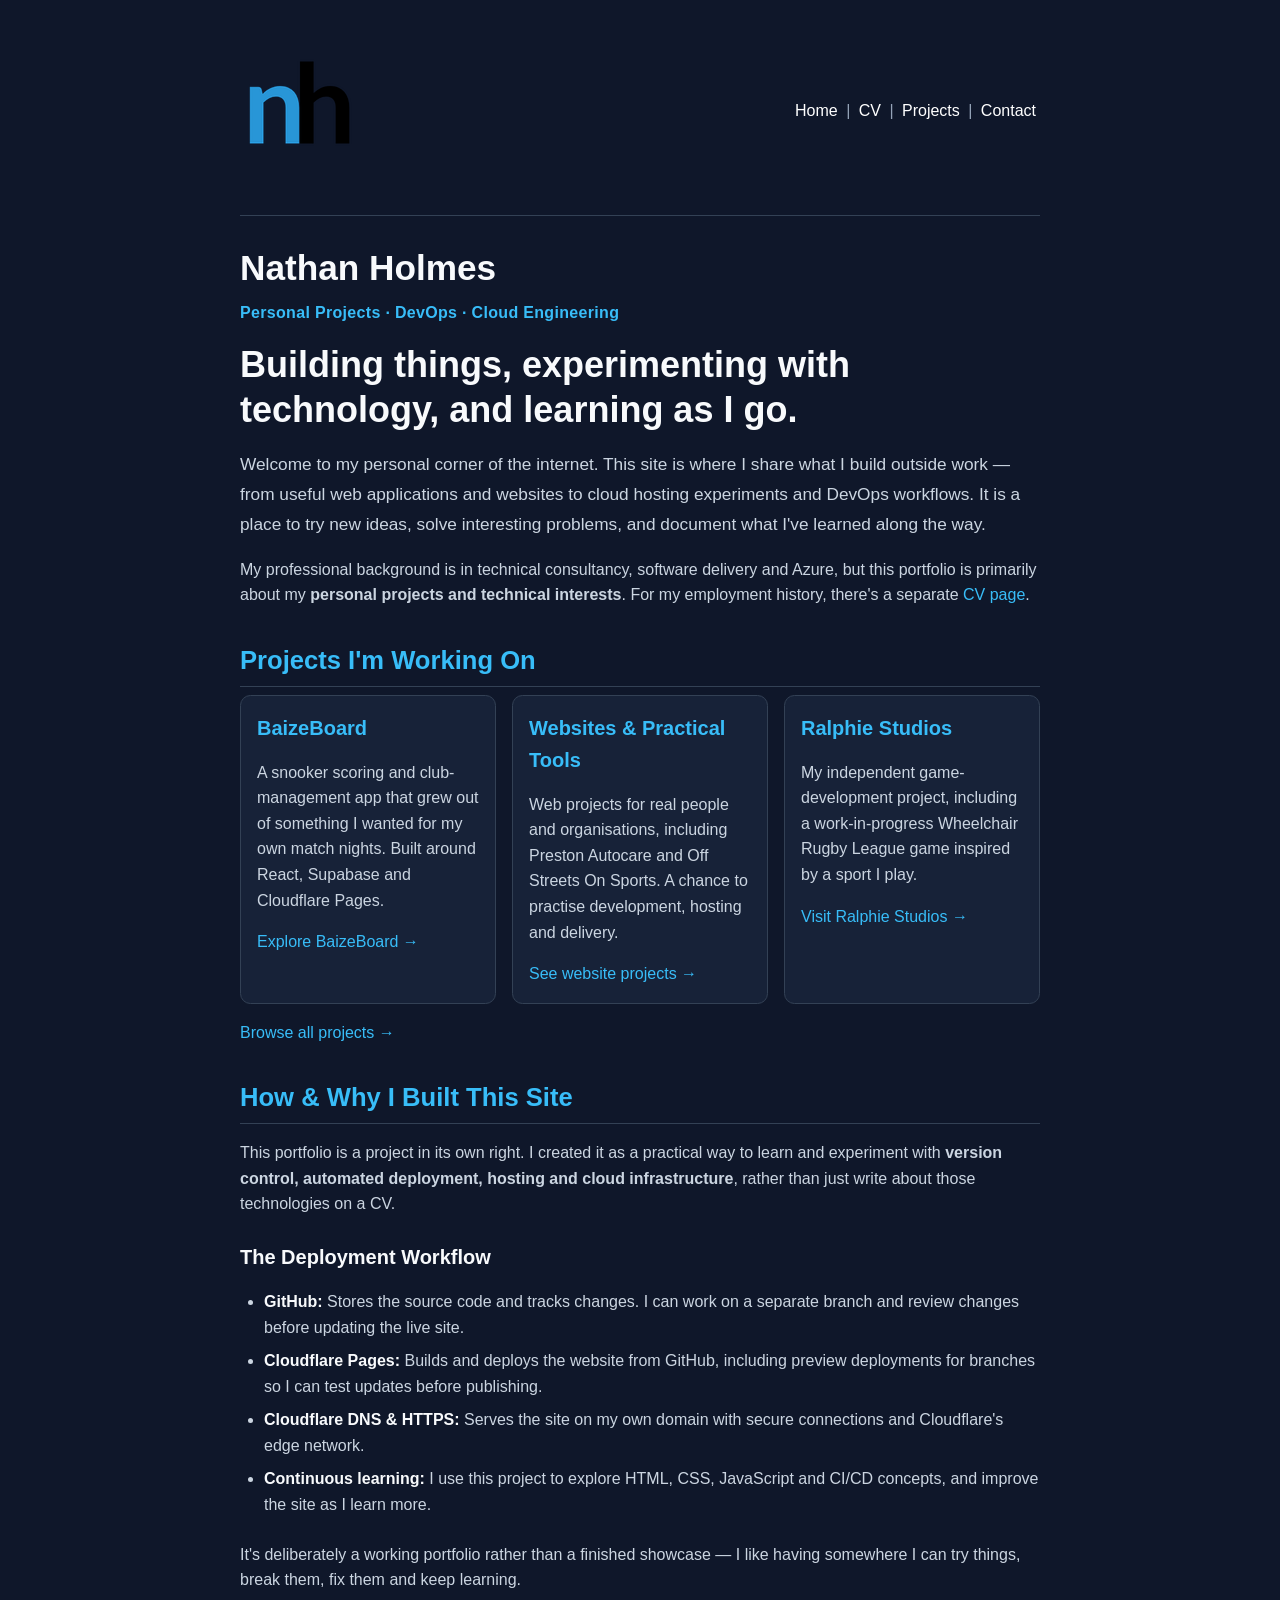
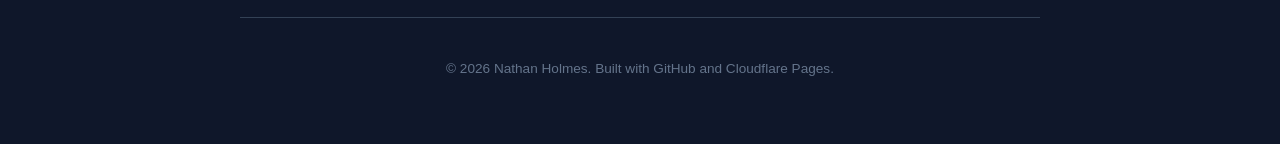
<file: index.html>
<!DOCTYPE html>
<html lang="en">
<head>
    <meta charset="UTF-8">
    <meta name="viewport" content="width=device-width, initial-scale=1.0">
    <title>Nathan Holmes | Personal Projects, DevOps &amp; Cloud Portfolio</title>
    <meta name="description" content="Personal projects and a hands-on DevOps portfolio by Nathan Holmes, exploring web applications, cloud deployments, GitHub workflows and Cloudflare Pages.">
    <meta property="og:title" content="Nathan Holmes | Personal Projects, DevOps & Cloud Portfolio">
    <meta property="og:description" content="Personal projects and practical DevOps experiments — web applications, cloud hosting and deployment workflows.">
    <meta property="og:url" content="https://nathanholmes.uk/">
    <meta property="og:type" content="website">
    <meta property="og:image" content="https://nathanholmes.uk/images/og-image.png">
    <link rel="icon" type="image/png" href="favicon.png">
    <link rel="stylesheet" href="style.css">
</head>
<body>
    <div class="container">
<header>
    <!-- Navigation injected automatically by nav.js -->
</header>
<script src="nav.js"></script>
        <hr>

        <main>
            <h1>Nathan Holmes</h1>
            <p class="eyebrow">Personal Projects &middot; DevOps &middot; Cloud Engineering</p>
            <h2 class="hero-title">Building things, experimenting with technology, and learning as I go.</h2>
            <p class="intro">Welcome to my personal corner of the internet. This site is where I share what I build outside work &mdash; from useful web applications and websites to cloud hosting experiments and DevOps workflows. It is a place to try new ideas, solve interesting problems, and document what I've learned along the way.</p>
            <p>My professional background is in technical consultancy, software delivery and Azure, but this portfolio is primarily about my <strong>personal projects and technical interests</strong>. For my employment history, there's a separate <a href="/cv">CV page</a>.</p>

            <h2>Projects I'm Working On</h2>
            <div class="focus-grid">
                <section class="focus-card">
                    <h3>BaizeBoard</h3>
                    <p>A snooker scoring and club-management app that grew out of something I wanted for my own match nights. Built around React, Supabase and Cloudflare Pages.</p>
                    <p><a href="https://baizeboard.com" target="_blank" rel="noopener noreferrer">Explore BaizeBoard &rarr;</a></p>
                </section>
                <section class="focus-card">
                    <h3>Websites &amp; Practical Tools</h3>
                    <p>Web projects for real people and organisations, including Preston Autocare and Off Streets On Sports. A chance to practise development, hosting and delivery.</p>
                    <p><a href="/projects">See website projects &rarr;</a></p>
                </section>
                <section class="focus-card">
                    <h3>Ralphie Studios</h3>
                    <p>My independent game-development project, including a work-in-progress Wheelchair Rugby League game inspired by a sport I play.</p>
                    <p><a href="https://ralphiestudios.com" target="_blank" rel="noopener noreferrer">Visit Ralphie Studios &rarr;</a></p>
                </section>
            </div>
            <p><a href="/projects">Browse all projects &rarr;</a></p>

            <section id="architecture">
                <h2>How &amp; Why I Built This Site</h2>
                <p>This portfolio is a project in its own right. I created it as a practical way to learn and experiment with <strong>version control, automated deployment, hosting and cloud infrastructure</strong>, rather than just write about those technologies on a CV.</p>
                <h3>The Deployment Workflow</h3>
                <ul>
                    <li><strong>GitHub:</strong> Stores the source code and tracks changes. I can work on a separate branch and review changes before updating the live site.</li>
                    <li><strong>Cloudflare Pages:</strong> Builds and deploys the website from GitHub, including preview deployments for branches so I can test updates before publishing.</li>
                    <li><strong>Cloudflare DNS &amp; HTTPS:</strong> Serves the site on my own domain with secure connections and Cloudflare's edge network.</li>
                    <li><strong>Continuous learning:</strong> I use this project to explore HTML, CSS, JavaScript and CI/CD concepts, and improve the site as I learn more.</li>
                </ul>
                <p>It's deliberately a working portfolio rather than a finished showcase &mdash; I like having somewhere I can try things, break them, fix them and keep learning.</p>
            </section>

        </main>
        <hr>
        <footer>
            <p>&copy; 2026 Nathan Holmes. Built with GitHub and Cloudflare Pages.</p>
        </footer>
    </div>
    <script>
  if ('serviceWorker' in navigator) {
    window.addEventListener('load', () => {
      navigator.serviceWorker.register('/sw.js')
        .then((reg) => console.log('Service Worker registered!', reg))
        .catch((err) => console.log('Service Worker registration failed: ', err));
    });
  }
</script>
</body>
</html>
</file>
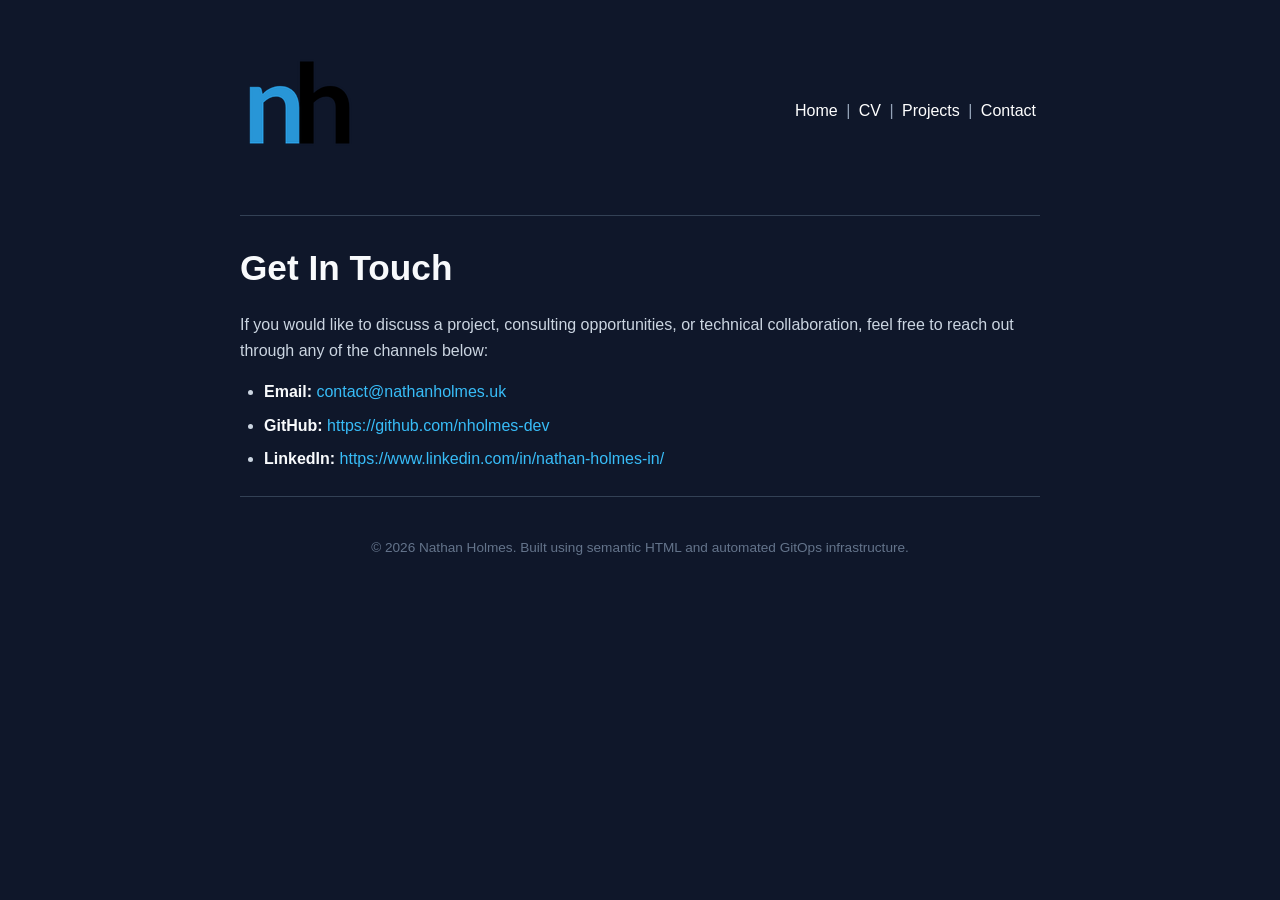
<file: contact.html>
<!DOCTYPE html>
<html lang="en">
<head>
    <meta charset="UTF-8">
    <meta name="viewport" content="width=device-width, initial-scale=1.0">
    <title>Nathan Holmes | Contact</title>
    <meta name="description" content="Get in touch with Nathan Holmes — DevOps and Cloud Engineer. Available for consulting, technical collaboration, and project enquiries.">
    <meta property="og:title" content="Nathan Holmes | Contact">
    <meta property="og:description" content="Get in touch with Nathan Holmes — DevOps and Cloud Engineer. Available for consulting, technical collaboration, and project enquiries.">
    <meta property="og:url" content="https://nathanholmes.uk/contact.html">
    <meta property="og:type" content="website">
    <meta property="og:image" content="https://nathanholmes.uk/images/og-image.png">
    <link rel="icon" type="image/png" href="favicon.png">
    <link rel="stylesheet" href="style.css">
</head>
<body>
    <div class="container">
<header>
    <!-- Navigation injected automatically by nav.js -->
</header>
<script src="nav.js"></script>
        <hr>

        <main>
            <h1>Get In Touch</h1>
            <p>If you would like to discuss a project, consulting opportunities, or technical collaboration, feel free to reach out through any of the channels below:</p>

            <ul>
                <li><strong>Email:</strong> <a href="mailto:contact@nathanholmes.uk">contact@nathanholmes.uk</a></li>
                <li><strong>GitHub:</strong> <a href="https://github.com/nholmes-dev" target="_blank">https://github.com/nholmes-dev</a></li>
                <li><strong>LinkedIn:</strong> <a href="https://www.linkedin.com/in/nathan-holmes-in/" target="_blank">https://www.linkedin.com/in/nathan-holmes-in/</a></li>
            </ul>
        </main>
        <hr>
        <footer>
            <p>&copy; 2026 Nathan Holmes. Built using semantic HTML and automated GitOps infrastructure.</p>
        </footer>
    </div>
</body>
</html>
</file>
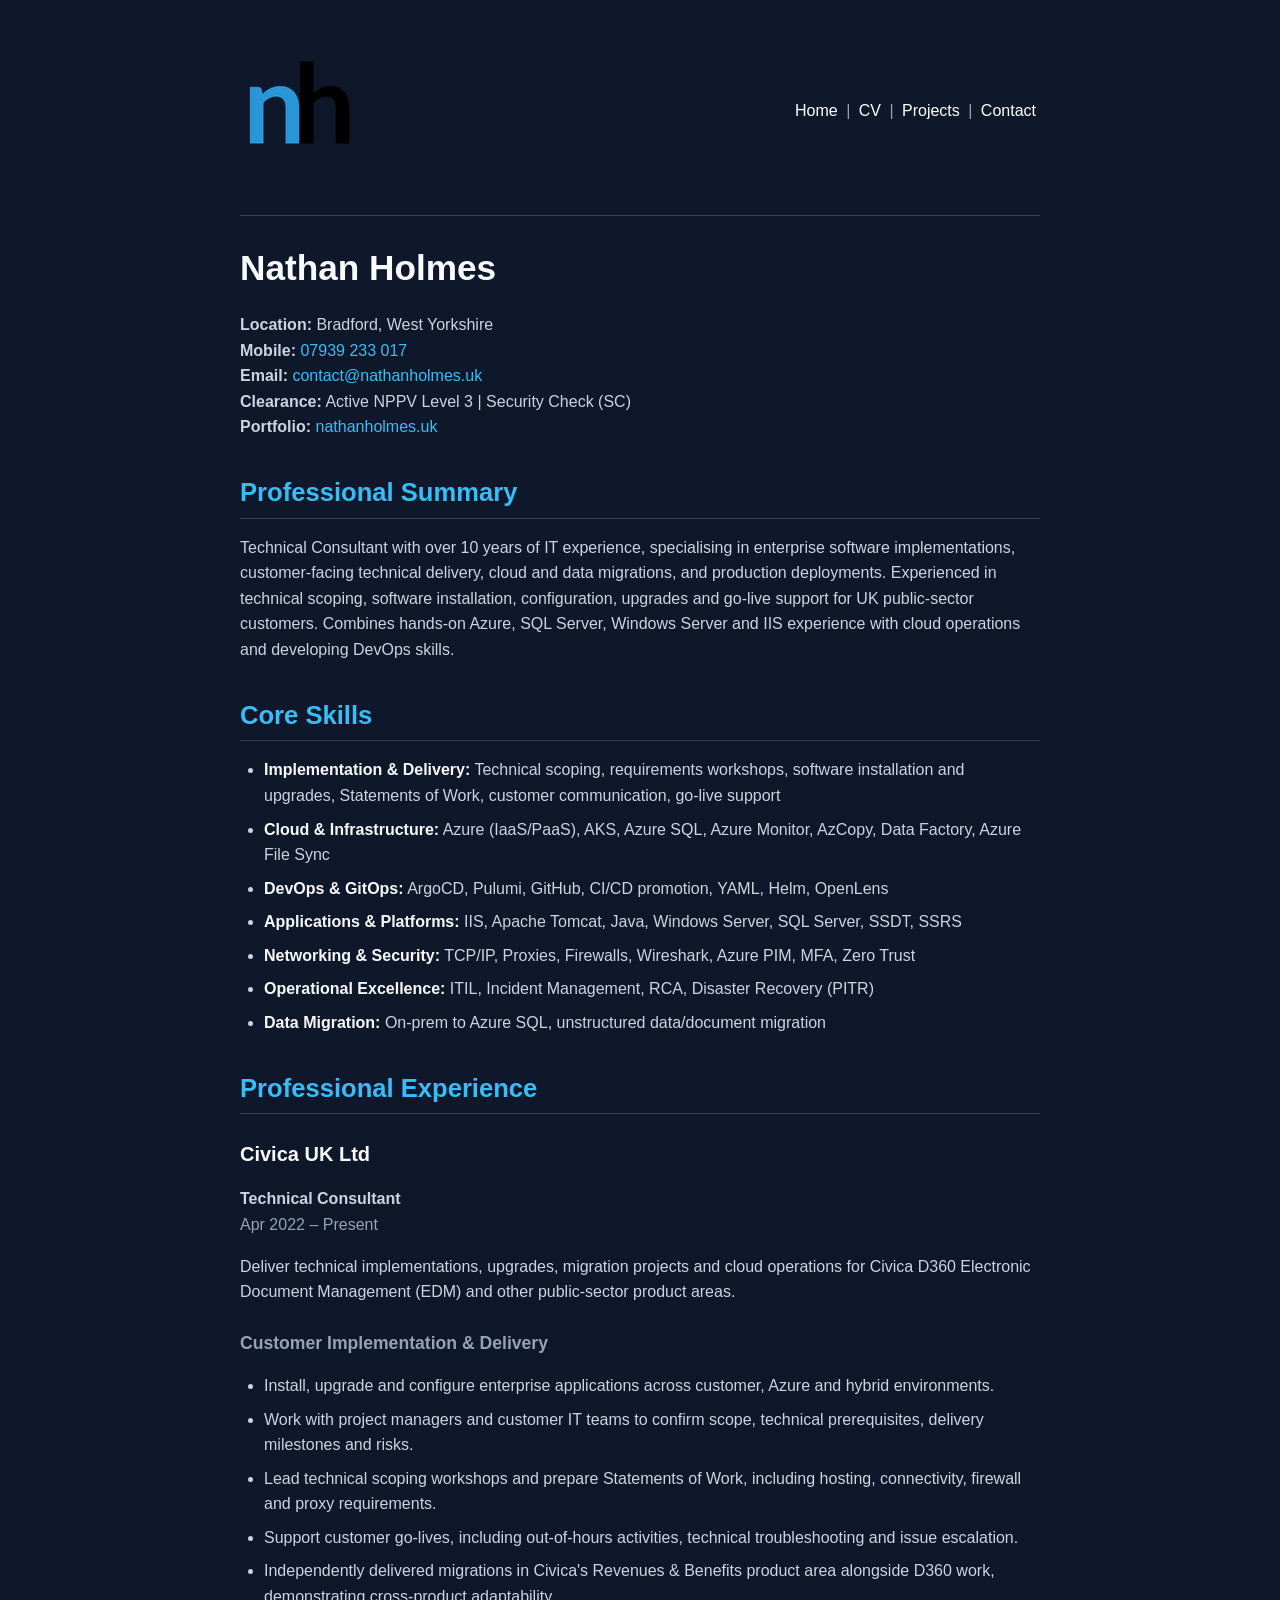
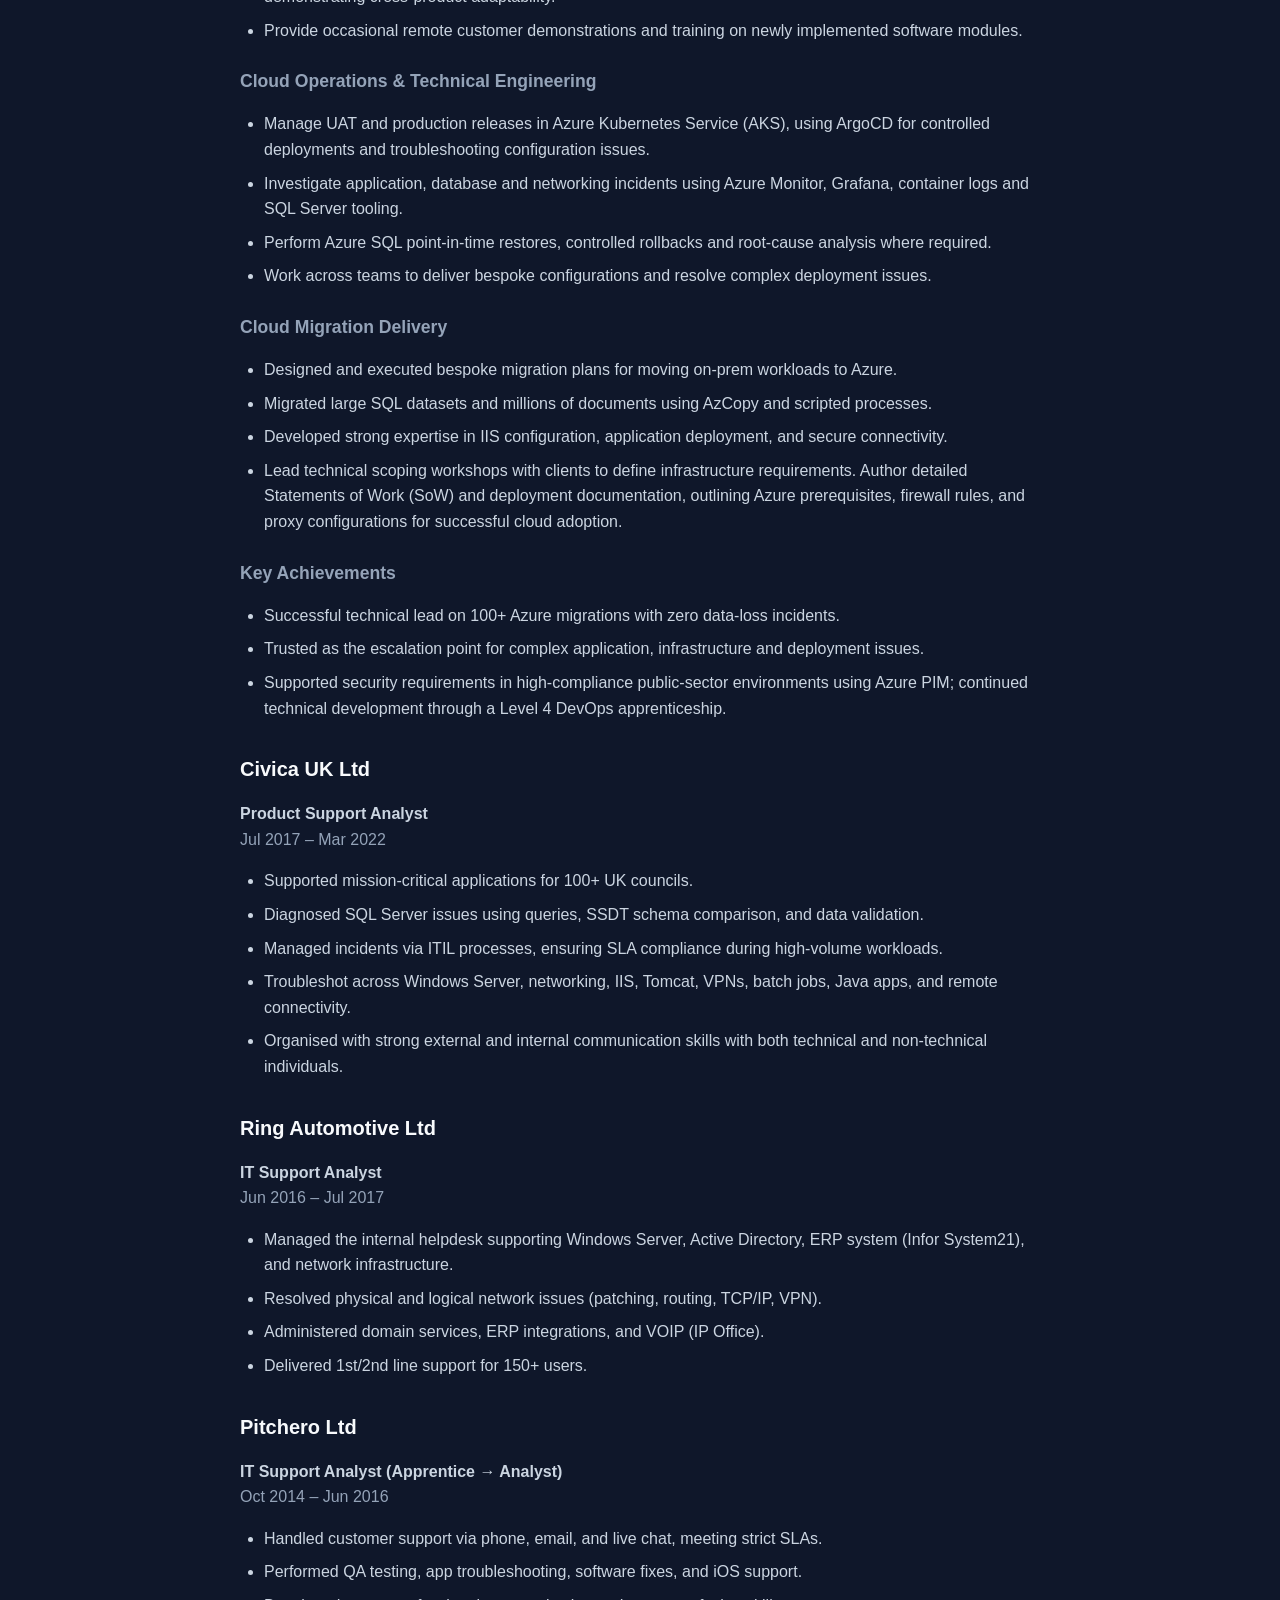
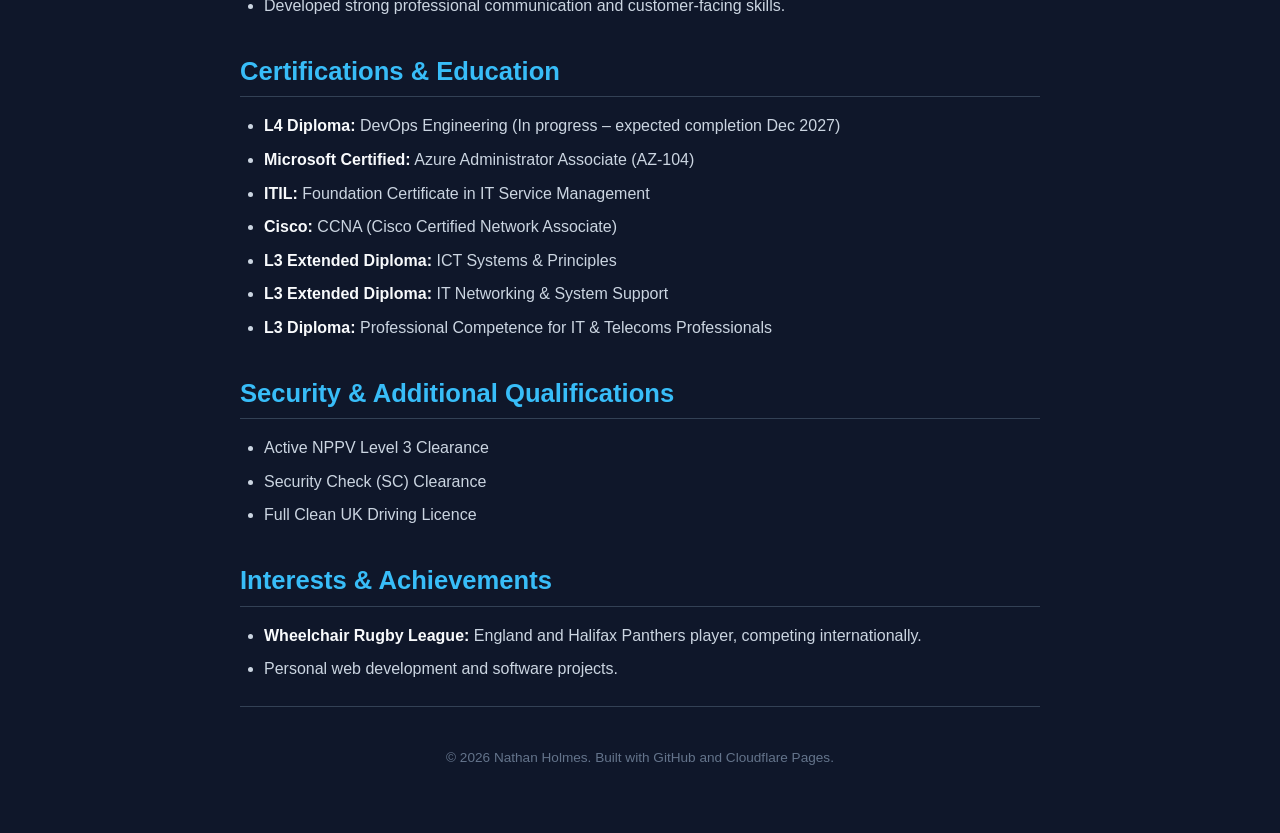
<file: cv.html>
<!DOCTYPE html>
<html lang="en">
<head>
    <meta charset="UTF-8">
    <meta name="viewport" content="width=device-width, initial-scale=1.0">
    <title>Nathan Holmes | CV — Technical Implementation, Azure &amp; Cloud</title>
    <meta name="description" content="CV of Nathan Holmes — Technical Consultant with experience in software implementation, Azure, SQL Server, cloud migrations and customer project delivery.">
    <meta property="og:title" content="Nathan Holmes | CV — Technical Implementation, Azure & Cloud">
    <meta property="og:description" content="CV of Nathan Holmes — Technical Consultant with experience in software implementation, Azure, SQL Server, cloud migrations and customer project delivery.">
    <meta property="og:url" content="https://nathanholmes.uk/cv.html">
    <meta property="og:type" content="website">
    <meta property="og:image" content="https://nathanholmes.uk/images/og-image.png">
    <link rel="icon" type="image/png" href="favicon.png">
    <link rel="stylesheet" href="style.css">
    <style>
        @page {
            margin-top: 0;
            margin-bottom: 0;
        }
        @media print {
            .no-print, .container > header, footer, hr { display: none !important; }
            body { background: white; color: black; }
            a { color: black; }
        }
        .cv-download-btn {
            display: inline-block;
            background-color: #0284c7;
            color: #ffffff;
            padding: 10px 20px;
            border-radius: 6px;
            text-decoration: none;
            font-weight: bold;
            font-size: 0.95rem;
            border: none;
            cursor: pointer;
            margin-bottom: 20px;
        }
        .cv-download-btn:hover { background-color: #0369a1; }
    </style>
</head>
<body>
    <div class="container">
        <!-- Header Navigation -->
<header>
    <!-- Navigation injected automatically by nav.js -->
</header>
<script src="nav.js"></script>
        <hr>

        <!-- Main CV Content -->
        <main>
            <header>
                <h1>Nathan Holmes</h1>
                <p>
                    <strong>Location:</strong> Bradford, West Yorkshire<br>
                    <strong>Mobile:</strong> <a href="tel:07939233017">07939 233 017</a><br>
                    <strong>Email:</strong> <a href="mailto:contact@nathanholmes.uk">contact@nathanholmes.uk</a><br>
                    <strong>Clearance:</strong> Active NPPV Level 3 | Security Check (SC)<br>
                    <strong>Portfolio:</strong> <a href="https://nathanholmes.uk">nathanholmes.uk</a>
                </p>
            </header>

            <section id="summary">
                <h2>Professional Summary</h2>
                <p>Technical Consultant with over 10 years of IT experience, specialising in enterprise software implementations, customer-facing technical delivery, cloud and data migrations, and production deployments. Experienced in technical scoping, software installation, configuration, upgrades and go-live support for UK public-sector customers. Combines hands-on Azure, SQL Server, Windows Server and IIS experience with cloud operations and developing DevOps skills.</p>
            </section>

            <section id="skills">
                <h2>Core Skills</h2>
                <ul>
                    <li><strong>Implementation &amp; Delivery:</strong> Technical scoping, requirements workshops, software installation and upgrades, Statements of Work, customer communication, go-live support</li>
                    <li><strong>Cloud &amp; Infrastructure:</strong> Azure (IaaS/PaaS), AKS, Azure SQL, Azure Monitor, AzCopy, Data Factory, Azure File Sync</li>
                    <li><strong>DevOps & GitOps:</strong> ArgoCD, Pulumi, GitHub, CI/CD promotion, YAML, Helm, OpenLens</li>
                    <li><strong>Applications & Platforms:</strong> IIS, Apache Tomcat, Java, Windows Server, SQL Server, SSDT, SSRS</li>
                    <li><strong>Networking & Security:</strong> TCP/IP, Proxies, Firewalls, Wireshark, Azure PIM, MFA, Zero Trust</li>
                    <li><strong>Operational Excellence:</strong> ITIL, Incident Management, RCA, Disaster Recovery (PITR)</li>
                    <li><strong>Data Migration:</strong> On-prem to Azure SQL, unstructured data/document migration</li>
                </ul>
            </section>

            <section id="experience">
                <h2>Professional Experience</h2>

                <article>
                    <h3>Civica UK Ltd</h3>
                    <p><strong>Technical Consultant</strong><br>
                    <em>Apr 2022 – Present</em></p>
                    <p>Deliver technical implementations, upgrades, migration projects and cloud operations for Civica D360 Electronic Document Management (EDM) and other public-sector product areas.</p>
                    
                    <h4>Customer Implementation &amp; Delivery</h4>
                    <ul>
                        <li>Install, upgrade and configure enterprise applications across customer, Azure and hybrid environments.</li>
                        <li>Work with project managers and customer IT teams to confirm scope, technical prerequisites, delivery milestones and risks.</li>
                        <li>Lead technical scoping workshops and prepare Statements of Work, including hosting, connectivity, firewall and proxy requirements.</li>
                        <li>Support customer go-lives, including out-of-hours activities, technical troubleshooting and issue escalation.</li>
                        <li>Independently delivered migrations in Civica's Revenues &amp; Benefits product area alongside D360 work, demonstrating cross-product adaptability.</li>
                        <li>Provide occasional remote customer demonstrations and training on newly implemented software modules.</li>
                    </ul>

                    <h4>Cloud Operations &amp; Technical Engineering</h4>
                    <ul>
                        <li>Manage UAT and production releases in Azure Kubernetes Service (AKS), using ArgoCD for controlled deployments and troubleshooting configuration issues.</li>
                        <li>Investigate application, database and networking incidents using Azure Monitor, Grafana, container logs and SQL Server tooling.</li>
                        <li>Perform Azure SQL point-in-time restores, controlled rollbacks and root-cause analysis where required.</li>
                        <li>Work across teams to deliver bespoke configurations and resolve complex deployment issues.</li>
                    </ul>

                    <h4>Cloud Migration Delivery</h4>
                    <ul>
                        <li>Designed and executed bespoke migration plans for moving on-prem workloads to Azure.</li>
                        <li>Migrated large SQL datasets and millions of documents using AzCopy and scripted processes.</li>
                        <li>Developed strong expertise in IIS configuration, application deployment, and secure connectivity.</li>
                        <li>Lead technical scoping workshops with clients to define infrastructure requirements. Author detailed Statements of Work (SoW) and deployment documentation, outlining Azure prerequisites, firewall rules, and proxy configurations for successful cloud adoption.</li>
                    </ul>

                    <h4>Key Achievements</h4>
                    <ul>
                        <li>Successful technical lead on 100+ Azure migrations with zero data-loss incidents.</li>
                        <li>Trusted as the escalation point for complex application, infrastructure and deployment issues.</li>
                        <li>Supported security requirements in high-compliance public-sector environments using Azure PIM; continued technical development through a Level 4 DevOps apprenticeship.</li>
                    </ul>
                </article>

                <article>
                    <h3>Civica UK Ltd</h3>
                    <p><strong>Product Support Analyst</strong><br>
                    <em>Jul 2017 – Mar 2022</em></p>
                    <ul>
                        <li>Supported mission-critical applications for 100+ UK councils.</li>
                        <li>Diagnosed SQL Server issues using queries, SSDT schema comparison, and data validation.</li>
                        <li>Managed incidents via ITIL processes, ensuring SLA compliance during high-volume workloads.</li>
                        <li>Troubleshot across Windows Server, networking, IIS, Tomcat, VPNs, batch jobs, Java apps, and remote connectivity.</li>
                        <li>Organised with strong external and internal communication skills with both technical and non-technical individuals.</li>
                    </ul>
                </article>

                <article>
                    <h3>Ring Automotive Ltd</h3>
                    <p><strong>IT Support Analyst</strong><br>
                    <em>Jun 2016 – Jul 2017</em></p>
                    <ul>
                        <li>Managed the internal helpdesk supporting Windows Server, Active Directory, ERP system (Infor System21), and network infrastructure.</li>
                        <li>Resolved physical and logical network issues (patching, routing, TCP/IP, VPN).</li>
                        <li>Administered domain services, ERP integrations, and VOIP (IP Office).</li>
                        <li>Delivered 1st/2nd line support for 150+ users.</li>
                    </ul>
                </article>

                <article>
                    <h3>Pitchero Ltd</h3>
                    <p><strong>IT Support Analyst (Apprentice &rarr; Analyst)</strong><br>
                    <em>Oct 2014 – Jun 2016</em></p>
                    <ul>
                        <li>Handled customer support via phone, email, and live chat, meeting strict SLAs.</li>
                        <li>Performed QA testing, app troubleshooting, software fixes, and iOS support.</li>
                        <li>Developed strong professional communication and customer-facing skills.</li>
                    </ul>
                </article>
            </section>

            <section id="education">
                <h2>Certifications & Education</h2>
                <ul>
                    <li><strong>L4 Diploma:</strong> DevOps Engineering (In progress &ndash; expected completion Dec 2027)</li>
                    <li><strong>Microsoft Certified:</strong> Azure Administrator Associate (AZ-104)</li>
                    <li><strong>ITIL:</strong> Foundation Certificate in IT Service Management</li>
                    <li><strong>Cisco:</strong> CCNA (Cisco Certified Network Associate)</li>
                    <li><strong>L3 Extended Diploma:</strong> ICT Systems & Principles</li>
                    <li><strong>L3 Extended Diploma:</strong> IT Networking & System Support</li>
                    <li><strong>L3 Diploma:</strong> Professional Competence for IT & Telecoms Professionals</li>
                </ul>
            </section>

            <section id="qualifications">
                <h2>Security &amp; Additional Qualifications</h2>
                <ul>
                    <li>Active NPPV Level 3 Clearance</li>
                    <li>Security Check (SC) Clearance</li>
                    <li>Full Clean UK Driving Licence</li>
                </ul>
            </section>

            <section id="interests">
                <h2>Interests & Achievements</h2>
                <ul>
                    <li><strong>Wheelchair Rugby League:</strong> England and Halifax Panthers player, competing internationally.</li>
                    <li>Personal web development and software projects.</li>
                </ul>
            </section>

            
        </main>
        <hr>
        <footer>
            <p>&copy; 2026 Nathan Holmes. Built with GitHub and Cloudflare Pages.</p>
        </footer>
    </div>
</body>
</html>
</file>
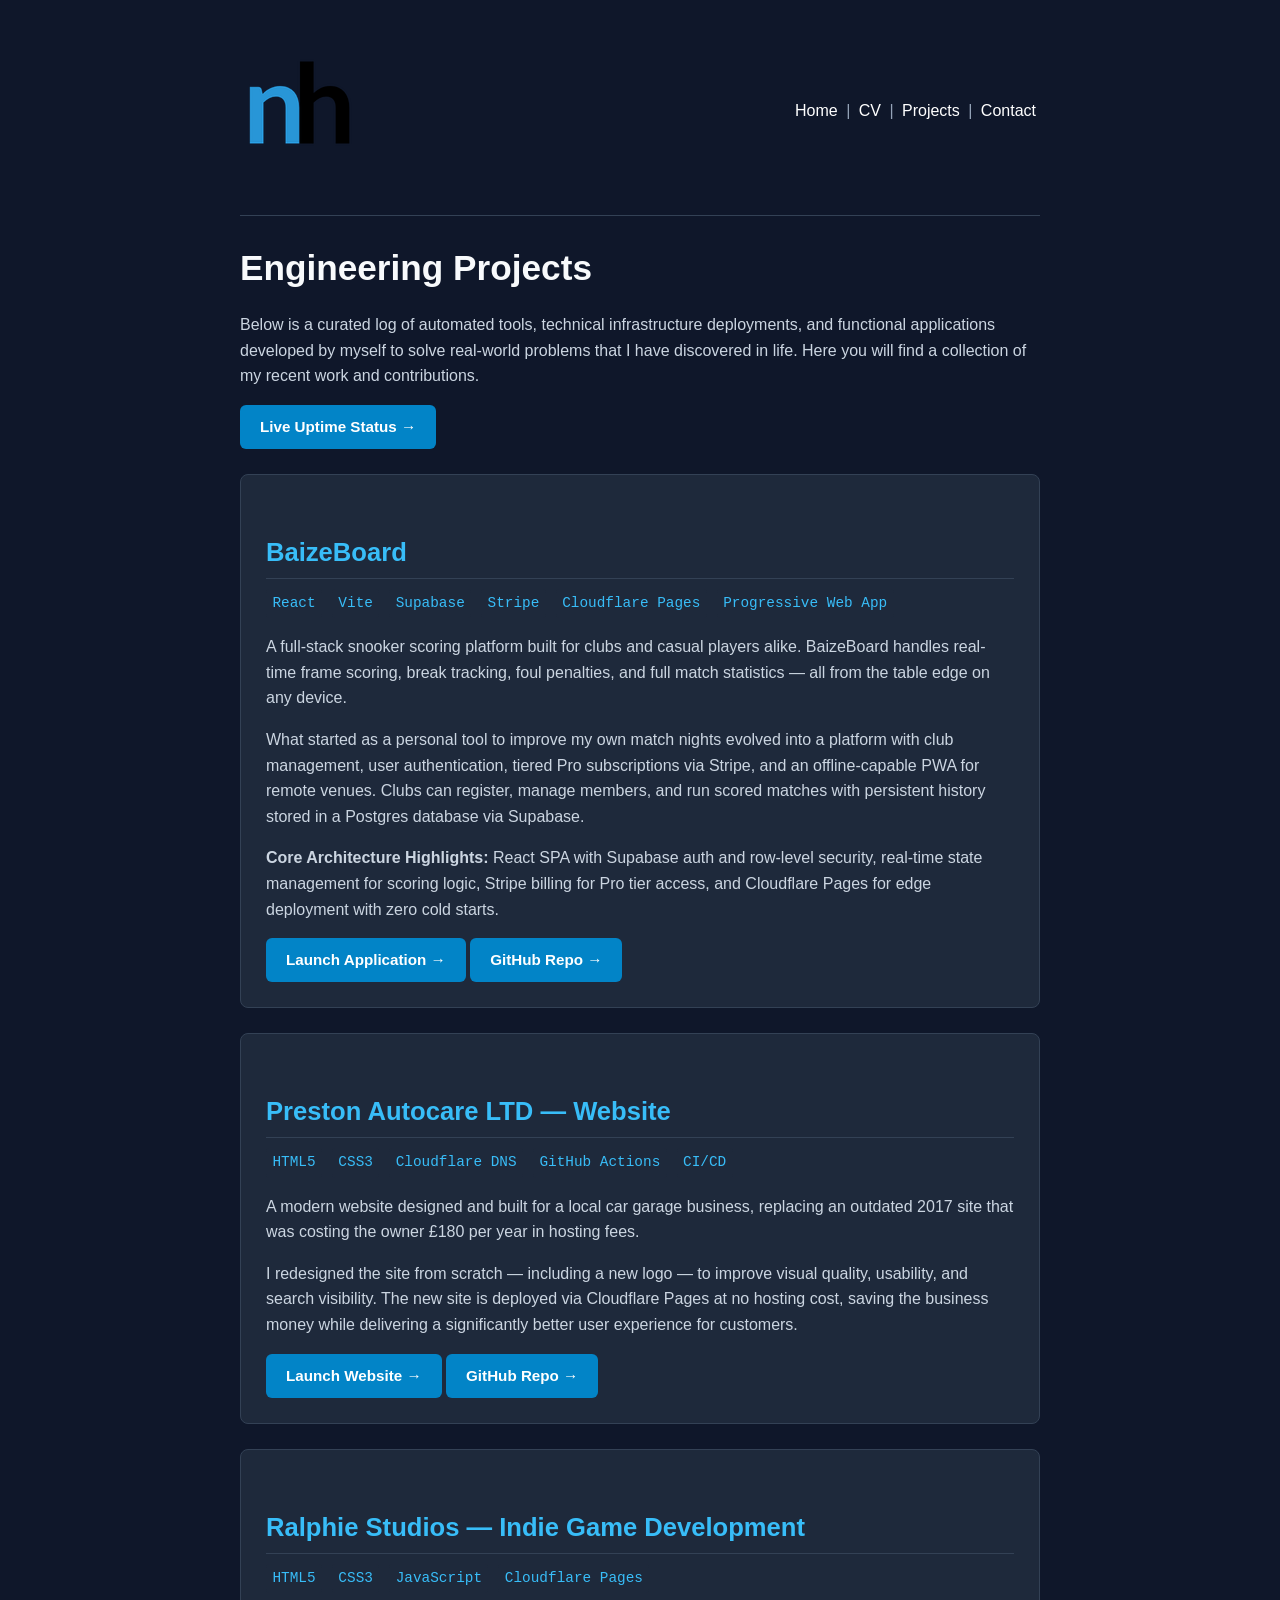
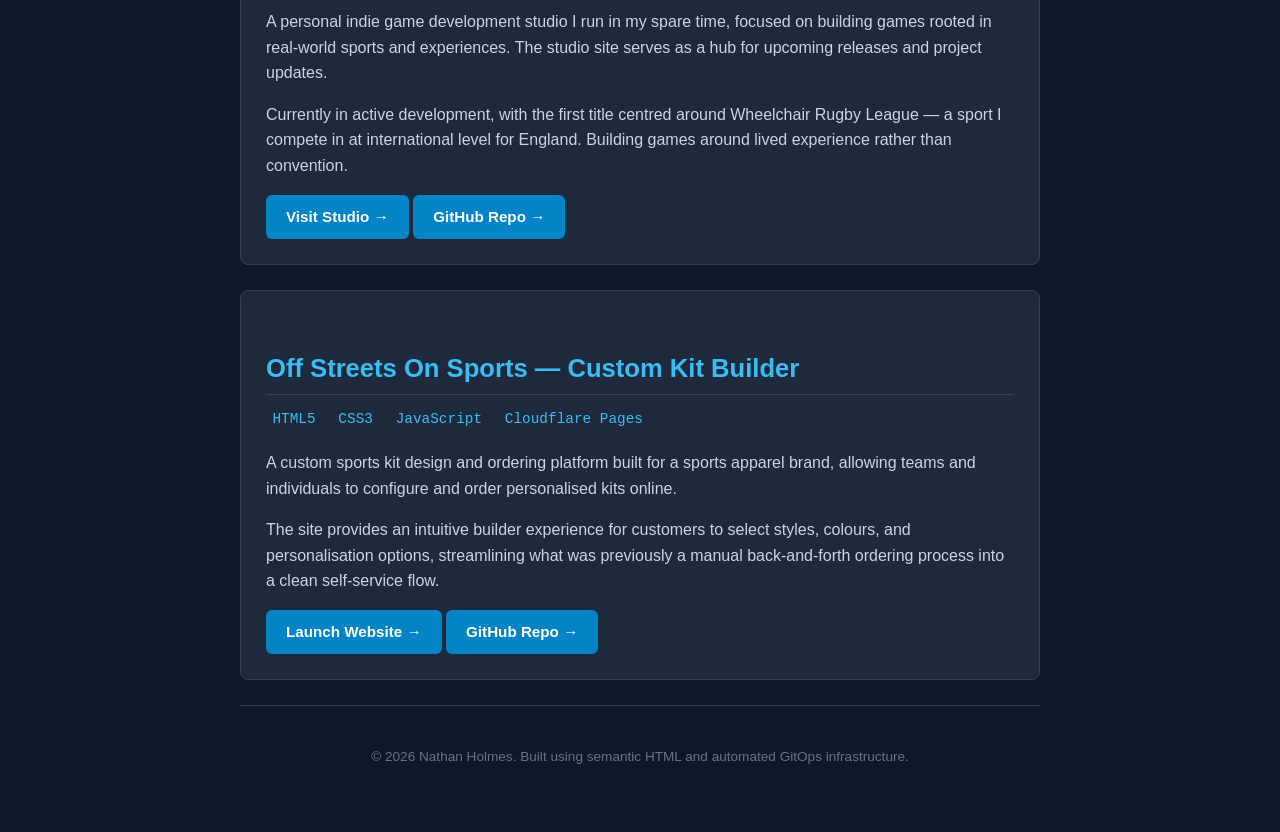
<file: projects.html>
<!DOCTYPE html>
<html lang="en">
<head>
    <meta charset="UTF-8">
    <meta name="viewport" content="width=device-width, initial-scale=1.0">
    <title>Nathan Holmes | Projects</title>
    <meta name="description" content="Personal engineering projects by Nathan Holmes — including BaizeBoard (snooker scoring PWA), Preston Autocare, and Off Streets On Sports.">
    <meta property="og:title" content="Nathan Holmes | Projects">
    <meta property="og:description" content="Personal engineering projects by Nathan Holmes — including BaizeBoard (snooker scoring PWA), Preston Autocare, and Off Streets On Sports.">
    <meta property="og:url" content="https://nathanholmes.uk/projects.html">
    <meta property="og:type" content="website">
    <meta property="og:image" content="https://nathanholmes.uk/images/og-image.png">
    <link rel="icon" type="image/png" href="favicon.png">
    <link rel="stylesheet" href="style.css">
    <style>
        /* Project Showcase Card Styles */
        .project-card {
            background-color: #1e293b;
            border: 1px solid #334155;
            border-radius: 8px;
            padding: 25px;
            margin: 25px 0;
            transition: transform 0.2s ease, border-color 0.2s ease;
        }
        .project-card:hover {
            transform: translateY(-2px);
            border-color: #38bdf8;
        }
        .project-meta {
            display: flex;
            gap: 10px;
            margin: 10px 0 15px 0;
            flex-wrap: wrap;
        }
        .project-btn {
            display: inline-block;
            background-color: #0284c7;
            color: #ffffff;
            padding: 10px 20px;
            border-radius: 6px;
            text-decoration: none;
            font-weight: bold;
            font-size: 0.95rem;
            transition: background-color 0.2s ease;
        }
        .project-btn:hover {
            background-color: #0369a1;
            text-decoration: none;
            color: #ffffff;
        }
    </style>
</head>
<body>
    <div class="container">
        <header>
            <!-- Navigation injected automatically by nav.js -->
        </header>
        <script src="nav.js"></script>
        <hr>

        <main>
            <h1>Engineering Projects</h1>
            <p>Below is a curated log of automated tools, technical infrastructure deployments, and functional applications developed by myself to solve real-world problems that I have discovered in life. Here you will find a collection of my recent work and contributions.</p>
            <p><a href="https://nholmes.dev" class="project-btn" target="_blank" rel="noopener noreferrer">Live Uptime Status &rarr;</a></p>

            <!-- Project Card 1: BaizeBoard -->
            <div class="project-card">
                <h2>BaizeBoard</h2>

                <div class="project-meta">
                    <code>React</code>
                    <code>Vite</code>
                    <code>Supabase</code>
                    <code>Stripe</code>
                    <code>Cloudflare Pages</code>
                    <code>Progressive Web App</code>
                </div>

                <p>A full-stack snooker scoring platform built for clubs and casual players alike. BaizeBoard handles real-time frame scoring, break tracking, foul penalties, and full match statistics — all from the table edge on any device.</p>
                <p>What started as a personal tool to improve my own match nights evolved into a platform with club management, user authentication, tiered Pro subscriptions via Stripe, and an offline-capable PWA for remote venues. Clubs can register, manage members, and run scored matches with persistent history stored in a Postgres database via Supabase.</p>
                <p><strong>Core Architecture Highlights:</strong> React SPA with Supabase auth and row-level security, real-time state management for scoring logic, Stripe billing for Pro tier access, and Cloudflare Pages for edge deployment with zero cold starts.</p>

                <a href="https://baizeboard.com" class="project-btn" target="_blank" rel="noopener noreferrer">Launch Application &rarr;</a> <a href="https://github.com/nholmes-dev/baizeboard" class="project-btn" target="_blank" rel="noopener noreferrer">GitHub Repo &rarr;</a>
            </div>

            <!-- Project Card 2: Car garage website -->
            <div class="project-card">
                <h2>Preston Autocare LTD — Website</h2>
                <div class="project-meta">
                    <code>HTML5</code>
                    <code>CSS3</code>
                    <code>Cloudflare DNS</code>
                    <code>GitHub Actions</code>
                    <code>CI/CD</code>
                </div>
                <p>A modern website designed and built for a local car garage business, replacing an outdated 2017 site that was costing the owner £180 per year in hosting fees.</p>
                <p>I redesigned the site from scratch — including a new logo — to improve visual quality, usability, and search visibility. The new site is deployed via Cloudflare Pages at no hosting cost, saving the business money while delivering a significantly better user experience for customers.</p>

                <a href="https://prestonautocare.co.uk" class="project-btn" target="_blank" rel="noopener noreferrer">Launch Website &rarr;</a> <a href="https://github.com/nholmes-dev/prestonautocare" class="project-btn" target="_blank" rel="noopener noreferrer">GitHub Repo &rarr;</a>
            </div>

            <!-- Project Card 3: Ralphie Studios -->
            <div class="project-card">
                <h2>Ralphie Studios — Indie Game Development</h2>
                <div class="project-meta">
                    <code>HTML5</code>
                    <code>CSS3</code>
                    <code>JavaScript</code>
                    <code>Cloudflare Pages</code>
                </div>
                <p>A personal indie game development studio I run in my spare time, focused on building games rooted in real-world sports and experiences. The studio site serves as a hub for upcoming releases and project updates.</p>
                <p>Currently in active development, with the first title centred around Wheelchair Rugby League — a sport I compete in at international level for England. Building games around lived experience rather than convention.</p>

                <a href="https://ralphiestudios.com" class="project-btn" target="_blank" rel="noopener noreferrer">Visit Studio &rarr;</a> <a href="https://github.com/nholmes-dev/ralphiestudios" class="project-btn" target="_blank" rel="noopener noreferrer">GitHub Repo &rarr;</a>
            </div>

            <!-- Project Card 4: Off Streets On Sports -->
            <div class="project-card">
                <h2>Off Streets On Sports — Custom Kit Builder</h2>
                <div class="project-meta">
                    <code>HTML5</code>
                    <code>CSS3</code>
                    <code>JavaScript</code>
                    <code>Cloudflare Pages</code>
                </div>
                <p>A custom sports kit design and ordering platform built for a sports apparel brand, allowing teams and individuals to configure and order personalised kits online.</p>
                <p>The site provides an intuitive builder experience for customers to select styles, colours, and personalisation options, streamlining what was previously a manual back-and-forth ordering process into a clean self-service flow.</p>

                <a href="https://offstreetsonsports.com" class="project-btn" target="_blank" rel="noopener noreferrer">Launch Website &rarr;</a> <a href="https://github.com/nholmes-dev/offstreetsonsports" class="project-btn" target="_blank" rel="noopener noreferrer">GitHub Repo &rarr;</a>
            </div>
        </main>

        <hr>
        <footer>
            <p>&copy; 2026 Nathan Holmes. Built using semantic HTML and automated GitOps infrastructure.</p>
        </footer>
    </div>
</body>
</html>
</file>
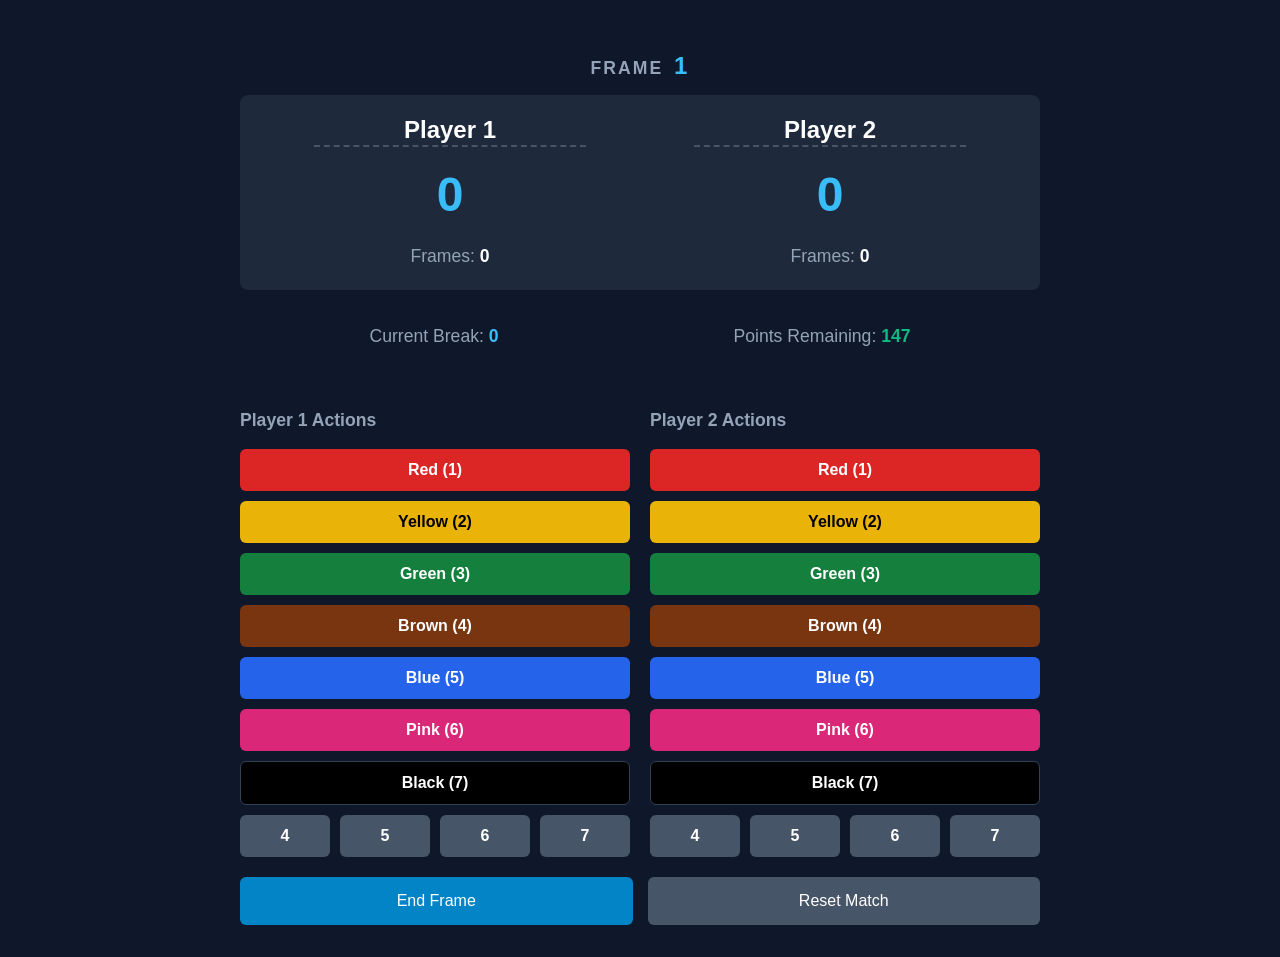
<file: scorecard.html>
<!DOCTYPE html>
<html lang="en">
<head>
    <meta charset="UTF-8">
    <meta name="viewport" content="width=device-width, initial-scale=1.0, maximum-scale=1.0, user-scalable=no">
    <title>NH | Snooker Scorecard</title>
    <link rel="icon" type="image/png" href="favicon.png">
    <link rel="stylesheet" href="style.css">
    <link rel="manifest" href="/manifest.json">
    <style>
        /* Custom styles specifically for the scorecard interface */
        .frame-indicator {
            text-align: center;
            font-size: 1.1rem;
            font-weight: bold;
            color: #94a3b8;
            letter-spacing: 2px;
            text-transform: uppercase;
            margin-top: 15px;
            margin-bottom: -10px;
        }
        .frame-indicator strong {
            color: #38bdf8;
            font-size: 1.5rem;
            margin-left: 4px;
        }

        .scoreboard {
            display: flex;
            justify-content: space-around;
            background-color: #1e293b;
            padding: 20px;
            border-radius: 8px;
            margin: 20px 0;
            text-align: center;
        }
        
        /* Transparent text fields for names */
        .player-name-input {
            background: transparent;
            border: none;
            border-bottom: 2px dashed #475569;
            color: #ffffff;
            font-size: 1.5rem;
            font-weight: bold;
            text-align: center;
            width: 85%;
            margin-bottom: 5px;
        }
        .player-name-input:focus {
            outline: none;
            border-bottom-color: #38bdf8;
        }

        .player-score {
            font-size: 3rem;
            font-weight: bold;
            color: #38bdf8;
            margin: 5px 0;
        }

        /* Automated clean frame display row */
        .frame-counter {
            display: flex;
            align-items: center;
            justify-content: center;
            margin-top: 8px;
            color: #94a3b8;
            font-size: 1.1rem;
        }

        /* Side-by-side break and live table metrics tracker */
        .break-tracker {
            display: flex;
            justify-content: space-around;
            background: #0f172a;
            padding: 12px;
            border-radius: 4px;
            font-size: 1.1rem;
            margin-bottom: 20px;
            color: #94a3b8;
            text-align: center;
        }
        
        .controls-grid {
            display: grid;
            grid-template-columns: 1fr 1fr;
            gap: 20px;
        }
        .ball-buttons {
            display: flex;
            flex-direction: column;
            gap: 10px;
        }
        .ball-btn {
            padding: 12px;
            border: none;
            border-radius: 6px;
            font-weight: bold;
            cursor: pointer;
            font-size: 1rem;
            color: #fff;
            transition: transform 0.1s ease;
        }
        .ball-btn:active { transform: scale(0.95); }
        
        /* Snooker Ball Colors */
        .red { background-color: #dc2626; }
        .yellow { background-color: #eab308; color: #000; }
        .green { background-color: #15803d; }
        .brown { background-color: #78350f; }
        .blue { background-color: #2563eb; }
        .pink { background-color: #db2777; }
        .black { background-color: #000; border: 1px solid #334155; }
        
        /* Inline split foul group setup */
        .foul-group {
            display: flex;
            gap: 10px;
        }
        .foul-group .ball-btn {
            flex: 1;
            padding: 12px 0;
            text-align: center;
            background-color: #475569;
        }
        
        .action-container {
            display: flex;
            gap: 15px;
            margin-top: 20px;
        }
        .action-btn {
            background-color: #0284c7;
            color: white;
            padding: 15px;
            border: none;
            border-radius: 6px;
            cursor: pointer;
            font-size: 1rem;
            flex: 1;
        }
        .reset-match-btn {
            background-color: #475569;
        }
    </style>
</head>
<body>
    <div class="container">
        <main>
            <!-- Top Centre Frame Tracker -->
            <div class="frame-indicator">
                Frame <strong id="match-frame-num">1</strong>
            </div>

            <!-- Scoreboard Display -->
            <div class="scoreboard">
                <div>
                    <!-- Editable Name Fields -->
                    <input type="text" id="p1-name" class="player-name-input" value="Player 1" oninput="syncActionLabels()">
                    <div class="player-score" id="p1-display">0</div>
                    
                    <!-- Clean Auto Frame Display -->
                    <div class="frame-counter">
                        <span>Frames: <strong id="p1-frames" style="color: white;">0</strong></span>
                    </div>
                </div>
                <div>
                    <!-- Editable Name Fields -->
                    <input type="text" id="p2-name" class="player-name-input" value="Player 2" oninput="syncActionLabels()">
                    <div class="player-score" id="p2-display">0</div>
                    
                    <!-- Clean Auto Frame Display -->
                    <div class="frame-counter">
                        <span>Frames: <strong id="p2-frames" style="color: white;">0</strong></span>
                    </div>
                </div>
            </div>

            <!-- Live Multi-Metric Tracker Box -->
            <div class="break-tracker">
                <div>Current Break: <span id="current-break" style="color: #38bdf8; font-weight: bold;">0</span></div>
                <div>Points Remaining: <span id="available-points" style="color: #10b981; font-weight: bold;">147</span></div>
            </div>

            <!-- Scoring Controls -->
            <div class="controls-grid">
                <!-- Player 1 Column -->
                <div class="ball-buttons">
                    <h4 id="p1-action-header">Player 1 Actions</h4>
                    <button class="ball-btn red" onclick="addScore(1, 1)">Red (1)</button>
                    <button class="ball-btn yellow" onclick="addScore(1, 2)">Yellow (2)</button>
                    <button class="ball-btn green" onclick="addScore(1, 3)">Green (3)</button>
                    <button class="ball-btn brown" onclick="addScore(1, 4)">Brown (4)</button>
                    <button class="ball-btn blue" onclick="addScore(1, 5)">Blue (5)</button>
                    <button class="ball-btn pink" onclick="addScore(1, 6)">Pink (6)</button>
                    <button class="ball-btn black" onclick="addScore(1, 7)">Black (7)</button>
                    
                    <!-- Variable Foul Row -->
                    <div class="foul-group">
                        <button class="ball-btn" onclick="foul(1, 4)">4</button>
                        <button class="ball-btn" onclick="foul(1, 5)">5</button>
                        <button class="ball-btn" onclick="foul(1, 6)">6</button>
                        <button class="ball-btn" onclick="foul(1, 7)">7</button>
                    </div>
                </div>

                <!-- Player 2 Column -->
                <div class="ball-buttons">
                    <h4 id="p2-action-header">Player 2 Actions</h4>
                    <button class="ball-btn red" onclick="addScore(2, 1)">Red (1)</button>
                    <button class="ball-btn yellow" onclick="addScore(2, 2)">Yellow (2)</button>
                    <button class="ball-btn green" onclick="addScore(2, 3)">Green (3)</button>
                    <button class="ball-btn brown" onclick="addScore(2, 4)">Brown (4)</button>
                    <button class="ball-btn blue" onclick="addScore(2, 5)">Blue (5)</button>
                    <button class="ball-btn pink" onclick="addScore(2, 6)">Pink (6)</button>
                    <button class="ball-btn black" onclick="addScore(2, 7)">Black (7)</button>
                    
                    <!-- Variable Foul Row -->
                    <div class="foul-group">
                        <button class="ball-btn" onclick="foul(2, 4)">4</button>
                        <button class="ball-btn" onclick="foul(2, 5)">5</button>
                        <button class="ball-btn" onclick="foul(2, 6)">6</button>
                        <button class="ball-btn" onclick="foul(2, 7)">7</button>
                    </div>
                </div>
            </div>

            <div class="action-container">
                <button class="action-btn" onclick="endFrame()">End Frame</button>
                <button class="action-btn reset-match-btn" onclick="resetMatch()">Reset Match</button>
            </div>
        </main>
    </div>

    <!-- Scoring Engine Logic -->
    <script>
        let p1Score = 0;
        let p2Score = 0;
        let p1Frames = 0;
        let p2Frames = 0;
        let currentBreak = 0;
        let lastPlayer = 0;

        // Snooker Live Table State Engine Variables
        let redsLeft = 15;
        let onColorOpportunity = false;
        let colorsRemainingSequence = [2, 3, 4, 5, 6, 7];

        // Dynamic Label Syncer
        function syncActionLabels() {
            const name1 = document.getElementById('p1-name').value.trim() || "Player 1";
            const name2 = document.getElementById('p2-name').value.trim() || "Player 2";
            document.getElementById('p1-action-header').innerText = name1 + " Actions";
            document.getElementById('p2-action-header').innerText = name2 + " Actions";
        }

        // Live remaining points mathematical calculator
        function updateAvailablePoints() {
            let remainingPoints = 0;
            if (redsLeft > 0) {
                remainingPoints = (redsLeft * 8) + 27;
                if (onColorOpportunity) {
                    remainingPoints += 7; // Adds potential maximum color value (Black) for the red just potted
                }
            } else {
                remainingPoints = colorsRemainingSequence.reduce((sum, val) => sum + val, 0);
            }
            document.getElementById('available-points').innerText = remainingPoints;
        }

        function addScore(player, points) {
            if (lastPlayer !== 0 && lastPlayer !== player) {
                currentBreak = 0;
                if (redsLeft > 0) onColorOpportunity = false; 
            }
            
            lastPlayer = player;
            currentBreak += points;

            // Compute structural table state variations
            if (points === 1) {
                if (redsLeft > 0) {
                    redsLeft--;
                    onColorOpportunity = true;
                }
            } else {
                if (redsLeft > 0 || onColorOpportunity) {
                    onColorOpportunity = false;
                } else if (redsLeft === 0) {
                    // Colors phase: safely clean off colors from table sequentially
                    if (colorsRemainingSequence.length > 0 && points === colorsRemainingSequence[0]) {
                        colorsRemainingSequence.shift();
                    }
                }
            }

            if (player === 1) {
                p1Score += points;
                document.getElementById('p1-display').innerText = p1Score;
            } else {
                p2Score += points;
                document.getElementById('p2-display').innerText = p2Score;
            }
            
            document.getElementById('current-break').innerText = currentBreak;
            updateAvailablePoints();
        }

        function foul(foulingPlayer, penaltyPoints) {
            currentBreak = 0;
            document.getElementById('current-break').innerText = currentBreak;
            lastPlayer = 0;
            if (redsLeft > 0) onColorOpportunity = false;

            if (foulingPlayer === 1) {
                p2Score += penaltyPoints;
                document.getElementById('p2-display').innerText = p2Score;
            } else {
                p1Score += penaltyPoints;
                document.getElementById('p1-display').innerText = p1Score;
            }
            updateAvailablePoints();
        }

        // Frame update backend engine + global live tracker updates
        function adjustFrames(player, val) {
            if (player === 1) {
                p1Frames = Math.max(0, p1Frames + val);
                document.getElementById('p1-frames').innerText = p1Frames;
            } else {
                p2Frames = Math.max(0, p2Frames + val);
                document.getElementById('p2-frames').innerText = p2Frames;
            }
            
            document.getElementById('match-frame-num').innerText = p1Frames + p2Frames + 1;
        }

        // Resets the table layout state specifically for a fresh frame
        function resetTableState() {
            redsLeft = 15;
            onColorOpportunity = false;
            colorsRemainingSequence = [2, 3, 4, 5, 6, 7];
            updateAvailablePoints();
        }

        // Calculates winner, awards the frame, and safely prepares the table for the next frame
        function endFrame() {
            const name1 = document.getElementById('p1-name').value.trim() || "Player 1";
            const name2 = document.getElementById('p2-name').value.trim() || "Player 2";

            if (p1Score === 0 && p2Score === 0) {
                alert("No scores have been recorded for this frame yet.");
                return;
            }

            let winnerName = "";
            let winningPlayerNumber = 0;

            if (p1Score > p2Score) {
                winnerName = name1;
                winningPlayerNumber = 1;
            } else if (p2Score > p1Score) {
                winnerName = name2;
                winningPlayerNumber = 2;
            } else {
                alert("The score is currently a tie! Resolve the tie breaker (re-spotted black) before ending the frame.");
                return;
            }

            if (confirm(`End this frame and automatically award it to ${winnerName}?`)) {
                adjustFrames(winningPlayerNumber, 1);
                
                p1Score = 0;
                p2Score = 0;
                currentBreak = 0;
                lastPlayer = 0;
                document.getElementById('p1-display').innerText = 0;
                document.getElementById('p2-display').innerText = 0;
                document.getElementById('current-break').innerText = 0;
                resetTableState();
            }
        }

        // Wipe clean including total match metrics
        function resetMatch() {
            if (confirm("Are you sure you want to reset the full match metrics?")) {
                p1Score = 0;
                p2Score = 0;
                p1Frames = 0;
                p2Frames = 0;
                currentBreak = 0;
                lastPlayer = 0;
                document.getElementById('p1-display').innerText = 0;
                document.getElementById('p2-display').innerText = 0;
                document.getElementById('current-break').innerText = 0;
                document.getElementById('p1-frames').innerText = 0;
                document.getElementById('p2-frames').innerText = 0;
                document.getElementById('match-frame-num').innerText = 1;
                document.getElementById('p1-name').value = "Player 1";
                document.getElementById('p2-name').value = "Player 2";
                syncActionLabels();
                resetTableState();
            }
        }
    </script>
</body>
</html>
</file>
<file: style.css>
/* Modern Minimalist Dark Theme for Tech/DevOps Portfolio */
:root {
    --bg-color: #0f172a;       /* Deep Slate Blue/Gray */
    --text-color: #cbd5e1;     /* Muted Silver/White */
    --heading-color: #f8fafc;  /* Bright White */
    --accent-color: #38bdf8;   /* Cloud Blue */
    --accent-hover: #0ea5e9;   /* Darker Blue on Hover */
    --border-color: #334155;   /* Subtle divider color */
    --max-width: 800px;
}

* {
    box-sizing: border-box;
}

body {
    background-color: var(--bg-color);
    color: var(--text-color);
    font-family: -apple-system, BlinkMacSystemFont, "Segoe UI", Roboto, Helvetica, Arial, sans-serif;
    line-height: 1.6;
    margin: 0;
    padding: 2rem 1rem;
}

/* Page Layout Container */
.container {
    max-width: var(--max-width);
    margin: 0 auto;
}

/* Header & Navigation Styling */
header nav {
    padding: 0.5rem 0;
    font-size: 1.1rem;
}

header nav a {
    color: var(--text-color);
    text-decoration: none;
    font-weight: 500;
    padding: 0 0.25rem;
    transition: color 0.2s ease;
}

header nav a:hover {
    color: var(--accent-color);
}

/* Headings */
h1, h2, h3, h4 {
    color: var(--heading-color);
    font-weight: 600;
    margin-top: 1.5rem;
    margin-bottom: 0.5rem;
}

h1 { font-size: 2.2rem; margin-top: 0; margin-bottom: 0.2rem; } /* Tighter bottom margin */
h2 { font-size: 1.6rem; color: var(--accent-color); border-bottom: 1px solid var(--border-color); padding-bottom: 0.3rem; margin-top: 2rem;}
h3 { font-size: 1.25rem; }
h4 { font-size: 1.1rem; color: #94a3b8; margin-bottom: 0.25rem; }

/* Specific fix: Targets only the subtitle h2 immediately following the h1 name */
h1 + h2 {
    margin-top: 0; 
}

/* Links */
a {
    color: var(--accent-color);
    text-decoration: none;
    transition: color 0.2s ease;
}

a:hover {
    color: var(--accent-hover);
    text-decoration: underline;
}

/* Lists and Lists Items */
ul {
    padding-left: 1.5rem;
    margin-bottom: 1.5rem;
}

li {
    margin-bottom: 0.5rem;
}

li strong {
    color: var(--heading-color);
}

/* Clean up legacy <hr> lines into elegant borders */
hr {
    border: 0;
    height: 1px;
    background-color: var(--border-color);
    margin: 1.5rem 0;
}

/* Resume Specific Styling */
article {
    margin-bottom: 2rem;
}

em {
    color: #94a3b8;
    font-style: normal;
}
/* Footer Customization */
footer {
    padding: 1rem 0 2rem 0;
    text-align: center;
}

footer p {
    font-size: 0.85rem;
    color: #64748b; /* Muted gray text */
    margin: 0;
}
/* Smooth Navigation Links */
nav a {
    color: #38bdf8; /* Sleek sky blue for links */
    text-decoration: none;
    transition: color 0.2s ease-in-out;
}

nav a:hover {
    color: #60a5fa; /* Changes to a lighter blue on hover */
    text-underline-offset: 4px;
    text-decoration: underline;
}
/* Inline Code Keywords */
code {
    font-family: 'Courier New', Courier, monospace;
    background-color: #1e293b; /* Slightly lighter slate background than your main dark page */
    color: #38bdf8;            /* That same sleek sky blue to match your links */
    padding: 0.2rem 0.4rem;    /* Tiny bit of breathing room around the word */
    border-radius: 4px;        /* Soft rounded corners */
    font-size: 0.9em;          /* Scales perfectly with your regular paragraph size */
}
/* Header Flexbox Layout Setup */
.site-header {
    display: flex;
    justify-content: space-between;
    align-items: center;
    padding: 15px 0;
    margin-bottom: 25px;
}

/* Logo Sizing Control */
.header-logo a {
    display: inline-block;
}

#main-logo {
    height: 120px; /* Constrains the logo height cleanly */
    width: auto;  /* Maintains proper image proportions */
    display: block;
}

/* Nav Menu Constraints */
.header-nav {
    font-size: 1rem;
    color: #94a3b8;
}

.header-nav a {
    color: #ffffff;
    text-decoration: none;
    transition: color 0.2s ease;
}

.header-nav a:hover {
    color: #38bdf8; /* Subtle blue highlight on hover */
}

/* Career portfolio introduction and responsive expertise cards */
.eyebrow { color: var(--accent-color); font-weight: 600; letter-spacing: .02em; margin: .25rem 0 1rem; }
.hero-title { color: var(--heading-color); border: 0; margin: .5rem 0 1rem; padding: 0; font-size: clamp(1.6rem, 4vw, 2.25rem); line-height: 1.25; }
.intro { font-size: 1.08rem; line-height: 1.75; }
.actions { display: flex; flex-wrap: wrap; gap: .75rem; margin: 1.5rem 0 2.5rem; }
.button { display: inline-block; padding: .65rem 1rem; border-radius: .5rem; font-weight: 600; text-decoration: none; }
.button:hover { text-decoration: none; }
.button-primary { background: #0284c7; color: #fff; }
.button-primary:hover { background: #0369a1; color: #fff; }
.button-outline { border: 1px solid var(--border-color); color: var(--heading-color); }
.button-outline:hover { border-color: var(--accent-color); color: var(--accent-color); }
.focus-grid { display: grid; grid-template-columns: repeat(auto-fit, minmax(220px, 1fr)); gap: 1rem; }
.focus-card { padding: 1rem; border: 1px solid var(--border-color); border-radius: .65rem; background: #172238; }
.focus-card h3 { margin-top: 0; color: var(--accent-color); }
.focus-card p { margin-bottom: 0; }
@media(max-width: 600px) { .site-header { flex-wrap: wrap; } #main-logo { height: 85px; } .header-nav { font-size: .95rem; } }
</file>
